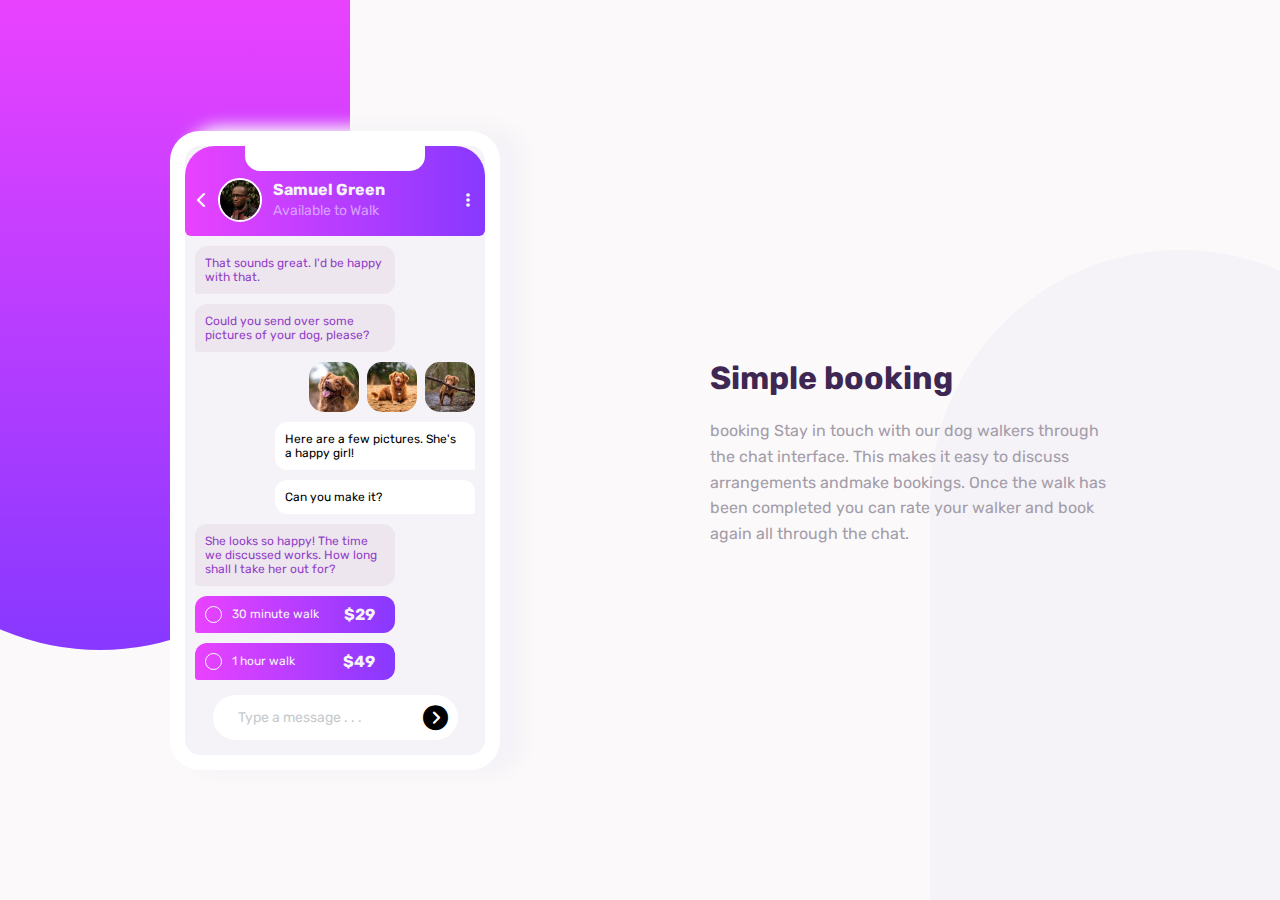
<file: index.html>
<!DOCTYPE html>
<html lang="en">

<head>
  <meta charset="UTF-8">
  <meta name="viewport" content="width=device-width, initial-scale=1.0">
  <meta name="description" content="template">
  <title>Document</title>
  <link rel="preconnect" href="https://fonts.googleapis.com">
  <link rel="preconnect" href="https://fonts.gstatic.com" crossorigin>
  <link href="https://fonts.googleapis.com/css2?family=Rubik:wght@400;500;700&display=swap" rel="stylesheet">
  <link rel="stylesheet" href="CSS/all.css">
  <link rel="stylesheet" href="CSS/copy.css">
</head>

<body>
  <main>
    <div class="left back"></div>
    <div class="right back"></div>
    <div class="container box">
      <div class="phone">
        <div class="head">
          <div class="content">
            <i class="fa-solid fa-chevron-left"></i>
            <img src="images/avatar.jpg" alt="error">
            <div class="text-content">
              <h4>Samuel Green</h4>
              <p>Available to Walk</p>
            </div>
          </div>
          <i class="fa-solid fa-ellipsis-vertical menu"></i>
        </div>
        <div class="chat">
          <p class="single">That sounds great. I'd be happy with that.</p>
          <P class="single">Could you send over some pictures of your dog, please?</P>
          <div class="three-pic">
            <img src="images/dog-image-1.jpg" alt="">
            <img src="images/dog-image-2.jpg" alt="">
            <img src="images/dog-image-3.jpg" alt="">
          </div>
          <P class="single r">Here are a few pictures. She's a happy girl!</P>
          <P class="single r">Can you make it?</P>
          <P class="single">
            She looks so happy! The time we discussed works.
            How long shall I take her out for?
          </P>
          <div class="single">
            <div class="circle"></div>
            <p>30 minute walk <span>$29</span></p>
          </div>
          <div class="single">
            <div class="circle"></div>
            <p>1 hour walk <span>$49</span></p>
          </div>
          <div class="input">
            <p>Type a message . . .</p>
            <i class="fa-solid fa-circle-chevron-right "></i>
          </div>
        </div>
      </div>
      <div class="text">
        <h1>Simple booking</h1>
        <p>
          booking Stay in touch with our dog walkers through the chat interface.
          This makes it easy to discuss arrangements andmake bookings. Once the
          walk has been completed you can rate your walker and book again all through the chat.
        </p>
      </div>
    </div>
  </main>
</body>

</html>
</file>
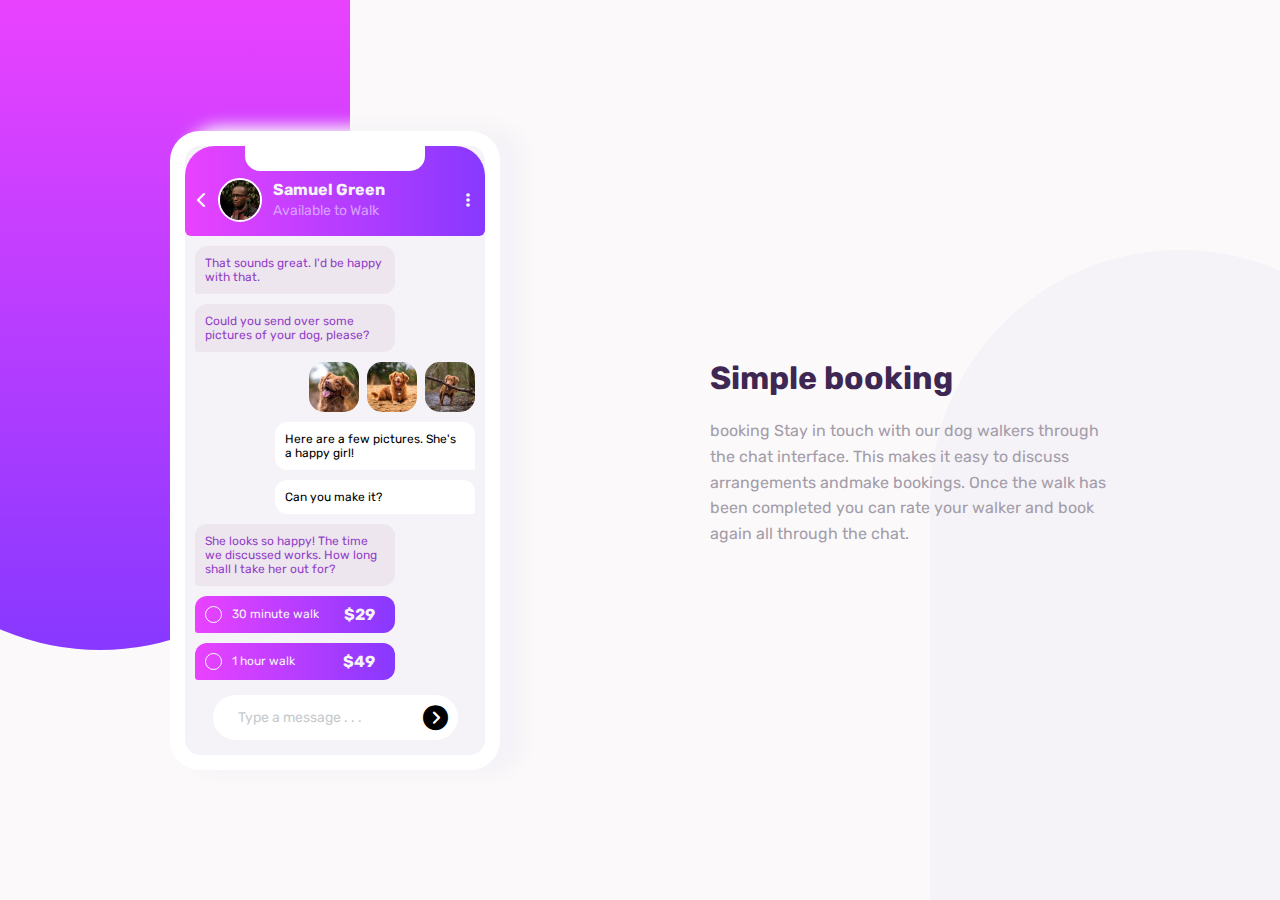
<file: copy.html>
<!DOCTYPE html>
<html lang="en">

<head>
  <meta charset="UTF-8">
  <meta name="viewport" content="width=device-width, initial-scale=1.0">
  <meta name="description" content="template">
  <title>Document</title>
  <link rel="preconnect" href="https://fonts.googleapis.com">
  <link rel="preconnect" href="https://fonts.gstatic.com" crossorigin>
  <link href="https://fonts.googleapis.com/css2?family=Rubik:wght@400;500;700&display=swap" rel="stylesheet">
  <link rel="stylesheet" href="CSS/all.css">
  <link rel="stylesheet" href="CSS/copy.css">
</head>

<body>
  <main>
    <div class="left back"></div>
    <div class="right back"></div>
    <div class="container box">
      <div class="phone">
        <div class="head">
          <div class="content">
            <i class="fa-solid fa-chevron-left"></i>
            <img src="images/avatar.jpg" alt="error">
            <div class="text-content">
              <h4>Samuel Green</h4>
              <p>Available to Walk</p>
            </div>
          </div>
          <i class="fa-solid fa-ellipsis-vertical menu"></i>
        </div>
        <div class="chat">
          <p class="single">That sounds great. I'd be happy with that.</p>
          <P class="single">Could you send over some pictures of your dog, please?</P>
          <div class="three-pic">
            <img src="images/dog-image-1.jpg" alt="">
            <img src="images/dog-image-2.jpg" alt="">
            <img src="images/dog-image-3.jpg" alt="">
          </div>
          <P class="single r">Here are a few pictures. She's a happy girl!</P>
          <P class="single r">Can you make it?</P>
          <P class="single">
            She looks so happy! The time we discussed works.
            How long shall I take her out for?
          </P>
          <div class="single">
            <div class="circle"></div>
            <p>30 minute walk <span>$29</span></p>
          </div>
          <div class="single">
            <div class="circle"></div>
            <p>1 hour walk <span>$49</span></p>
          </div>
          <div class="input">
            <p>Type a message . . .</p>
            <i class="fa-solid fa-circle-chevron-right "></i>
          </div>
        </div>
      </div>
      <div class="text">
        <h1>Simple booking</h1>
        <p>
          booking Stay in touch with our dog walkers through the chat interface.
          This makes it easy to discuss arrangements andmake bookings. Once the
          walk has been completed you can rate your walker and book again all through the chat.
        </p>
      </div>
    </div>
  </main>
</body>

</html>
</file>
<file: CSS/copy.css>
body{
  margin: 0 ;
  font-family: 'Rubik', sans-serif;
}

/* framework */
.single{
  background-color: hsl(293, 21%, 92%);
  color: hsl(276, 55%, 52%) ;
  font-size: 12px ;
  display: flex ;
  align-items: center ;
  gap: 10px ;
  max-width: 60% ;
  padding: 10px ;
  border-radius: 12px 12px 12px 3px ;
  margin: 10px ;
}
/* framework ends */

.container{
  -webkit-box-sizing: border-box ; 
  -moz-box-sizing: border-box ; 
  -o-box-sizing: border-box ; 
  box-sizing: border-box ; 
  padding: 0 10px ;
  margin: 0 auto ;
  position: relative ;
  min-height: 20px ;
}

main{
  background-color: rgb(251, 249, 249) ;
  -webkit-box-sizing: border-box ; 
  -moz-box-sizing: border-box ; 
  -o-box-sizing: border-box ; 
  box-sizing: border-box ; 
  overflow: hidden;
  display: flex; 
  justify-content: center ;
  align-items: center ;
  min-height: 100vh ;
  padding: 40px 0 ;
  position: relative ;
}

.back{
  width: 400px ;
  height: 450px ;
  position: absolute ;
}

.left{
  background-image: linear-gradient( to bottom , hsl(293, 100%, 63%) , hsl(264, 100%, 61%) );
  border-radius: 0 0 600px 600px  ;
  top: 0 ;
  left: -150px ;
}

.right{
  background-color: hsl(270, 20%, 96%) ;
  border-radius: 600px 600px 0 0   ;
  right: -150px ;
  bottom: 0 ;
}


.box{
  display: flex ;
  flex-flow: wrap column ;
  justify-content: space-evenly ;
  align-items: center ;
}

.text{
  text-align: center;
  max-width: 300px ; 
}

.text h1{
  color: hsl(271, 36%, 24%) ;
  margin-top: 50px ;
  letter-spacing: 3px ;
}

.text p{
  color: hsl(270, 7%, 64%) ;
  line-height: 1.6 ;
}


.phone{
  background-color: hsl(270, 20%, 96%) ;
  -moz-box-shadow: 0 5px 20 20 hsl(270, 20%, 96%) ;
  -moz-box-shadow: 0 5px 20 20 hsl(270, 20%, 96%) ;
  -moz-box-shadow: 0 5px 20 20 hsl(270, 20%, 96%) ;
  box-shadow: 20px 0px 15px 5px hsl(270, 20%, 96%) ;
  width: 300px ;
  min-height: 500px ;
  border : 15px solid white ;
  border-radius: 30px;
  position: relative ;
}

.head{
  background-image: linear-gradient( to right , hsl(293, 100%, 63%) , hsl(264, 100%, 61%) );
  height: 90px ;
  border-radius: 30px 30px 6px 6px ;
  position: relative ;
}

.head::after{
  content: "" ;
  background-color: white;
  width: 60% ;
  height: 40px ;
  position: absolute ;
  top: -15px ;
  right: 0 ;
  left: 0 ;
  margin: 0 auto ;
  border-radius: 15px ;
}

.head .content{
  display: flex ;
  justify-content: space-evenly ;
  align-items: center ;
  width: 70% ;
  height: 80% ;
  position: absolute ;
  bottom: 0 ;
}

.head .text-content h4{
  color: whitesmoke ;
  margin: 0 ;
}

.head .text-content p{
  color: hsl(276, 100%, 81%) ;
  font-size: 14px ;
  margin: 3px 0 0 0 ;
}

.head i{
  color: whitesmoke ;
}

.phone .head img{
  width: 40px ;
  border: 2px solid white ;
  border-radius: 50% ;
}

i.menu{
  position: absolute ;
  top: 60% ;
  right: 15px ;
  transform: translatey(-50%) ;
}

.phone .chat{
  /* cause head took 90px */
  min-height: calc(100% - 90px) ;
  position: relative ;
}

.three-pic{
  display: flex ;
  justify-content: flex-end ;
  gap: 8px ;
  margin-right: 10px ;
}

.three-pic img{
  width: 50px ;
  border-radius: 15px ;
}
  /* right chat */
.r{
  background-color: white ;
  color: black ;
  border-radius: 12px 12px 3px 12px ;
  position: relative ;
  /* making the right chat on the right side */
  left: calc(40% - 40px) ;
}

/* div which has price */
div.single{
  background-image: linear-gradient( to right , hsl(293, 100%, 63%) , hsl(264, 100%, 61%) );
  color: whitesmoke ;
  position: relative ;
}

div.single p{
  margin: 0 ;
}

.circle{
  width: 15px ;
  height: 15px ;
  border: 1px solid white ;
  border-radius: 50% ;
}

  /* price */
div.single span{
  font-size: 16px ;
  font-weight: 700;
  position: absolute ;
  top: 50% ;
  right: 20px ;
  transform: translateY(-50%) ;
}

.input{
  background-color:  white ;
  display: flex ;
  justify-content: space-between;
  align-items: center;
  width: 70% ;
  padding: 0 10px 0 25px ;
  border-radius: 30px ;
  margin: 15px auto ;
}

.input p{
  color: hsl(206, 6%, 79%) ;
  font-size: 14px ;
}

.input i{
  font-size: 25px ;
}


@media (min-width: 768px){
  .container{
    width: 750px ;
  }

  .box{
    flex-flow: wrap row ;
    justify-content: space-around ;
  }

  .text{
    text-align: left ;
  }
  .text h1{
    margin-top: revert ;
    letter-spacing: revert ;
  }
  
  .back{
    width: 500px ;
    height: 650px ;
  } 
}

@media (min-width: 992px){
  .container{
    width: 970px ;
  }

  .text{
    max-width: 400px ;
  } 
}

@media (min-width: 1200px){
  .container{
    width: 1170px ;
  }
}
</file>
